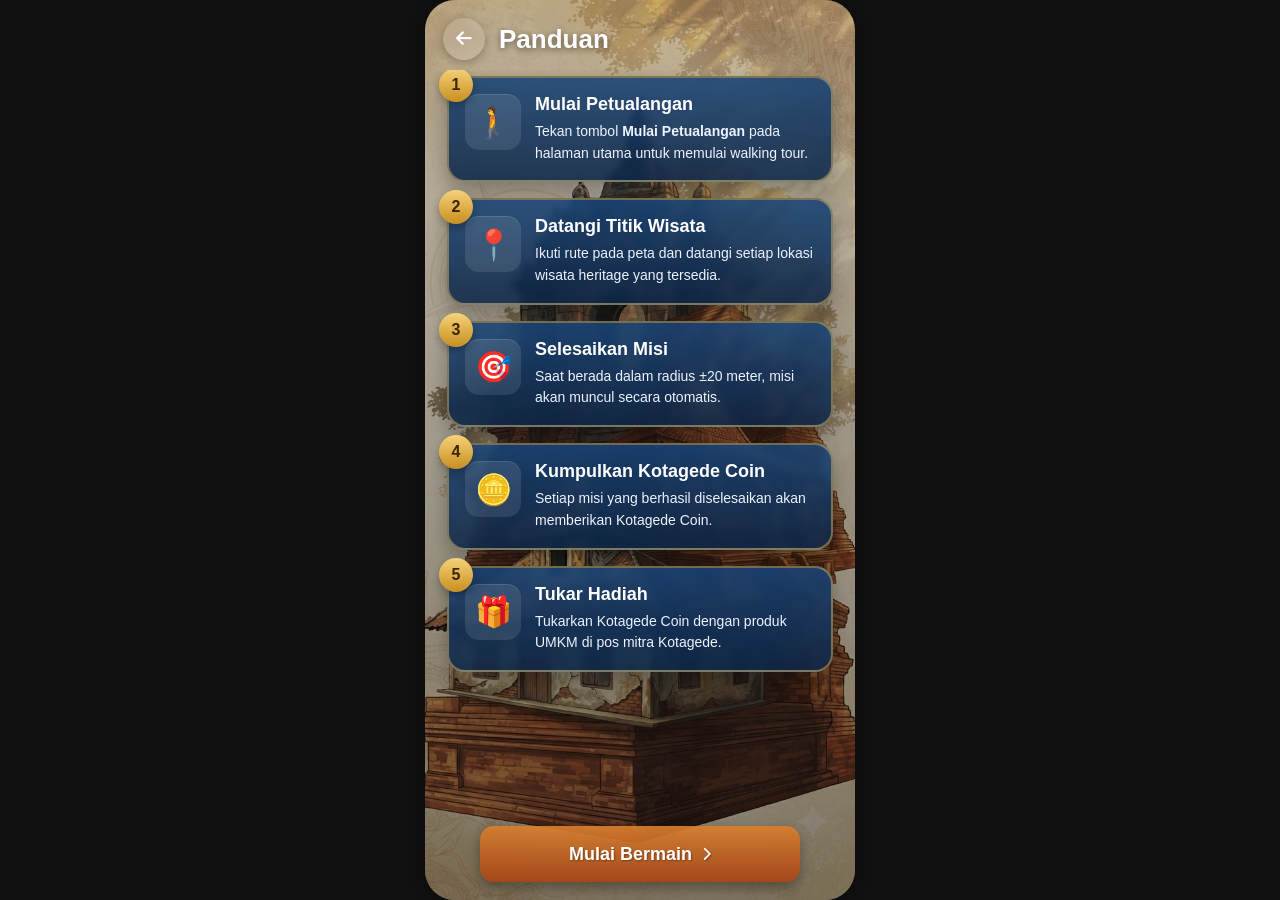
<file: panduan.html>
<!DOCTYPE html>
<html lang="id">

<head>

    <meta charset="UTF-8">

    <meta name="viewport"
          content="width=device-width, initial-scale=1.0">

    <title>Panduan - JAGAME</title>

    <link rel="stylesheet" href="panduan.css">

    <!-- Font Awesome -->

    <link rel="stylesheet"
    href="https://cdnjs.cloudflare.com/ajax/libs/font-awesome/6.7.2/css/all.min.css">

</head>

<body>

<main class="app">

    <!-- Background Overlay -->

    <div class="overlay"></div>

    <!-- ========================= -->
    <!-- HEADER -->
    <!-- ========================= -->

    <header class="header">

        <button class="back-btn">

            <i class="fa-solid fa-arrow-left"></i>

        </button>

        <h1>Panduan</h1>

    </header>

    <!-- ========================= -->
    <!-- CONTENT -->
    <!-- ========================= -->

    <section class="guide-container">

        <!-- Step 1 -->

        <div class="guide-card">

            <div class="step-number">

                1

            </div>

            <div class="guide-icon">

                🚶

            </div>

            <div class="guide-text">

                <h2>Mulai Petualangan</h2>

                <p>

                    Tekan tombol <strong>Mulai Petualangan</strong>
                    pada halaman utama untuk memulai walking tour.

                </p>

            </div>

        </div>

        <!-- Step 2 -->

        <div class="guide-card">

            <div class="step-number">

                2

            </div>

            <div class="guide-icon">

                📍

            </div>

            <div class="guide-text">

                <h2>Datangi Titik Wisata</h2>

                <p>

                    Ikuti rute pada peta dan datangi setiap lokasi
                    wisata heritage yang tersedia.

                </p>

            </div>

        </div>

        <!-- Step 3 -->

        <div class="guide-card">

            <div class="step-number">

                3

            </div>

            <div class="guide-icon">

                🎯

            </div>

            <div class="guide-text">

                <h2>Selesaikan Misi</h2>

                <p>

                    Saat berada dalam radius ±20 meter,
                    misi akan muncul secara otomatis.

                </p>

            </div>

        </div>

        <!-- Step 4 -->

        <div class="guide-card">

            <div class="step-number">

                4

            </div>

            <div class="guide-icon">

                🪙

            </div>

            <div class="guide-text">

                <h2>Kumpulkan Kotagede Coin</h2>

                <p>

                    Setiap misi yang berhasil diselesaikan akan
                    memberikan Kotagede Coin.

                </p>

            </div>

        </div>

        <!-- Step 5 -->

        <div class="guide-card">

            <div class="step-number">

                5

            </div>

            <div class="guide-icon">

                🎁

            </div>

            <div class="guide-text">

                <h2>Tukar Hadiah</h2>

                <p>

                    Tukarkan Kotagede Coin
                    dengan produk UMKM di
                    pos mitra Kotagede.

                </p>

            </div>

        </div>

    </section>

    <!-- ========================= -->
    <!-- BUTTON -->
    <!-- ========================= -->

    <footer class="bottom-area">

        <button class="play-btn">

            Mulai Bermain

            <i class="fa-solid fa-chevron-right"></i>

        </button>

    </footer>

</main>

<script src="panduan.js"></script>

</body>

</html>
</file>
<file: panduan.css>
/* =========================
   RESET
========================= */

*{
    margin:0;
    padding:0;
    box-sizing:border-box;
}

html,
body{
    width:100%;
    height:100%;
}

body{

    font-family:
    'Trebuchet MS',
    sans-serif;

    background:#111;

    display:flex;
    justify-content:center;
    align-items:center;
}

/* =========================
   APP CONTAINER
========================= */

.app{

    position:relative;

    width:100%;
    max-width:430px;

    height:100dvh;

    background:
    url("assets/background.png")
    center center
    no-repeat;

    background-size:cover;

    overflow:auto;
}

/* =========================
   OVERLAY
========================= */

.overlay{

    position:absolute;

    inset:0;

    background:
    linear-gradient(
        rgba(0,0,0,.20),
        rgba(0,0,0,.45)
    );

    z-index:1;
}

/* =========================
   HEADER
========================= */

.header{

    position:relative;

    z-index:10;

    display:flex;
    align-items:center;
    gap:14px;

    padding:18px 18px 10px;
}

.back-btn{

    width:42px;
    height:42px;

    border:none;

    border-radius:50%;

    background:
    rgba(255,255,255,.14);

    color:#fff;

    font-size:18px;

    cursor:pointer;

    backdrop-filter:blur(4px);

    box-shadow:
        0 3px 10px rgba(0,0,0,.25);

    transition:.2s;
}

.back-btn:hover{
    transform:translateX(-2px);
}

.header h1{

    color:#fff;

    font-size:26px;
    font-weight:800;

    text-shadow:
        0 2px 6px rgba(0,0,0,.45);
}

/* =========================
   GUIDE CONTAINER
========================= */

.guide-container{

    position:relative;

    z-index:10;

    height:calc(100vh - 150px);

    overflow-y:auto;

    padding:6px 18px 24px;

    scrollbar-width:none;
}

.guide-container::-webkit-scrollbar{
    display:none;
}

/* =========================
   GUIDE CARD
========================= */

.guide-card{

    position:relative;

    display:flex;
    gap:14px;
    align-items:flex-start;

    margin-bottom:16px;

    padding:16px;

    border-radius:18px;

    background:
    linear-gradient(
        rgba(24,67,118,.88),
        rgba(13,38,70,.88)
    );

    border:2px solid rgba(233,193,101,.45);

    box-shadow:
        0 10px 22px rgba(0,0,0,.30);

    backdrop-filter:blur(3px);
}

/* Nomor langkah */

.step-number{

    position:absolute;

    top:-10px;
    left:-10px;

    width:34px;
    height:34px;

    border-radius:50%;

    background:
    linear-gradient(
        #f6d27a,
        #c88f1f
    );

    color:#3d2406;

    display:flex;
    justify-content:center;
    align-items:center;

    font-size:16px;
    font-weight:800;

    box-shadow:
        0 4px 10px rgba(0,0,0,.28);
}

/* Icon */

.guide-icon{

    width:56px;
    height:56px;

    border-radius:14px;

    background:
    rgba(255,255,255,.10);

    display:flex;
    justify-content:center;
    align-items:center;

    font-size:30px;

    flex-shrink:0;

    box-shadow:
        inset 0 1px 0 rgba(255,255,255,.12);
}

/* Text */

.guide-text h2{

    color:#fff;

    font-size:18px;
    font-weight:700;

    margin-bottom:6px;
}

.guide-text p{

    color:#eef3ff;

    font-size:14px;
    line-height:1.55;
}

/* =========================
   BOTTOM AREA
========================= */

.bottom-area{

    position:absolute;

    left:0;
    right:0;
    bottom:18px;

    z-index:20;

    display:flex;
    justify-content:center;

    padding:0 18px;
}

/* =========================
   PLAY BUTTON
========================= */

.play-btn{

    width:100%;
    max-width:320px;

    height:56px;

    border:none;

    border-radius:14px;

    cursor:pointer;

    background:
    linear-gradient(
        to bottom,
        rgba(217,127,46,.92),
        rgba(166,68,20,.92)
    );

    color:#fff;

    font-size:18px;
    font-weight:800;

    display:flex;
    justify-content:center;
    align-items:center;
    gap:10px;

    text-shadow:
        1px 1px 2px rgba(0,0,0,.35);

    box-shadow:
        0 6px 14px rgba(0,0,0,.35);

    transition:.2s;
}

.play-btn:hover{
    transform:translateY(-2px);
}

.play-btn i{
    font-size:14px;
}

/* =========================
   TABLET
========================= */

@media (min-width:768px){

    .app{
        max-width:500px;
    }

    .guide-container{
        padding-left:22px;
        padding-right:22px;
    }
}

/* =========================
   DESKTOP
========================= */

@media (min-width:1024px){

    .app{

        width:430px;
        height:900px;

        border-radius:30px;

        overflow:hidden;

        box-shadow:
            0 0 32px rgba(0,0,0,.45);
    }

    .guide-container{
        height:calc(900px - 160px);
    }
}
</file>
